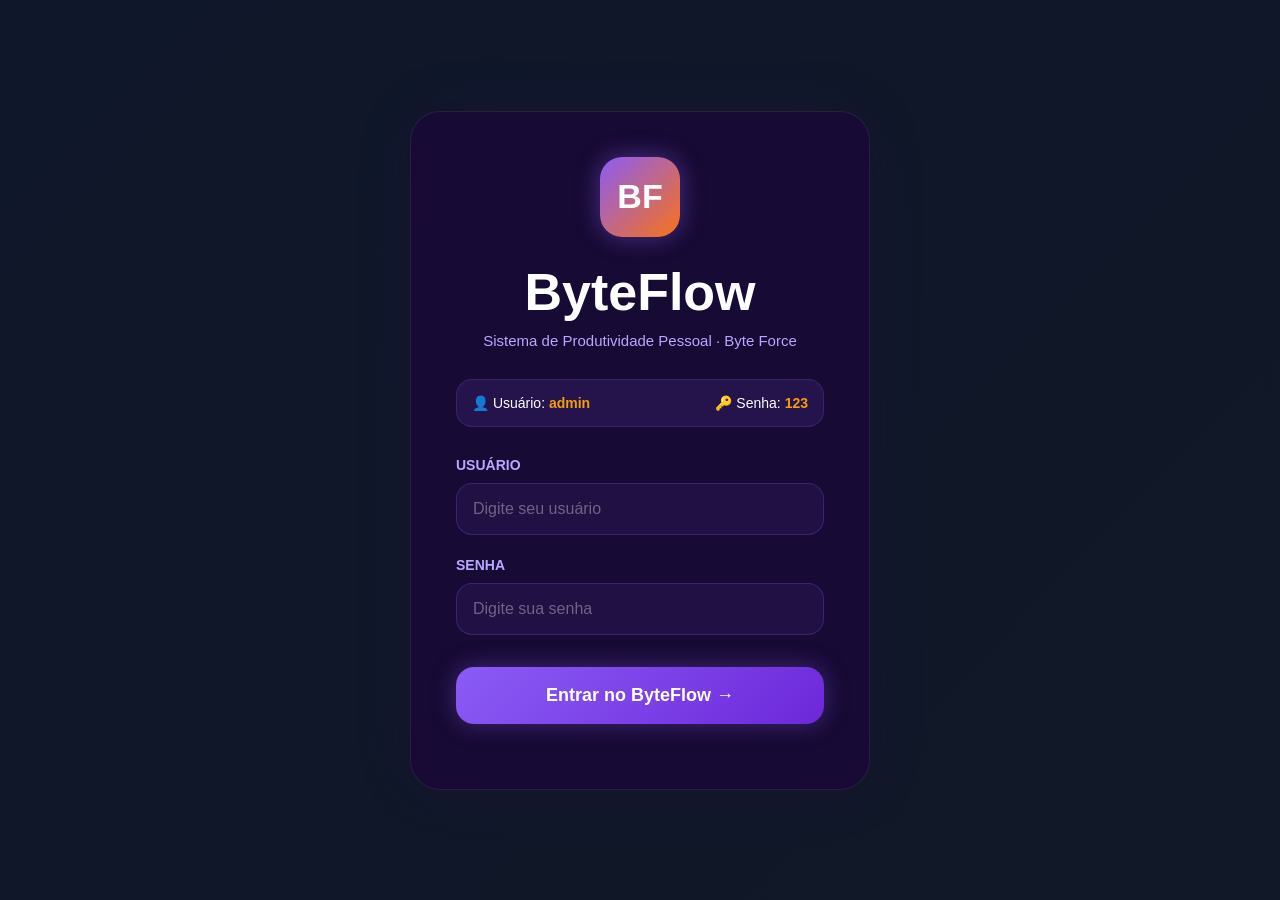
<file: index.html>
<!DOCTYPE html>
<html lang="pt-BR">
  <head>
    <meta charset="UTF-8">
    <meta name="viewport" content="width=device-width, initial-scale=1.0">
    <title>ByteFlow Login</title>
  
    <link rel="stylesheet" href="style.css">
  </head>
  <body class="login-page">
  
    <div class="container">
  
      <div class="login-box fade">
  
        <!-- LOGO -->
        <div class="logo-box">
          BF
        </div>
  
        <!-- TITULO -->
        <h1 class="login-title">
          ByteFlow
        </h1>
  
        <p class="login-subtitle">
          Sistema de Produtividade Pessoal · Byte Force
        </p>
  
        <!-- CREDENCIAIS -->
        <div class="credentials-box">
  
          <span>
            👤 Usuário:
            <strong>admin</strong>
          </span>
  
          <span>
            🔑 Senha:
            <strong>123</strong>
          </span>
  
        </div>
  
        <!-- INPUT USER -->
        <div class="input-group">
  
          <label>USUÁRIO</label>
  
          <input
            type="text"
            id="username"
            placeholder="Digite seu usuário"
          >
  
        </div>
        <!-- INPUT PASSWORD -->
        <div class="input-group">
  
          <label>SENHA</label>
  
          <input
            type="password"
            id="password"
            placeholder="Digite sua senha"
          >
  
        </div>
  
        <!-- BUTTON -->
        <button id="loginBtn" class="login-button">
          Entrar no ByteFlow →
        </button>
        
        <p id="message"></p>
  
      </div>
  
    </div>
  
    <script src="script.js"></script>
  
  </body>
</html>
</file>
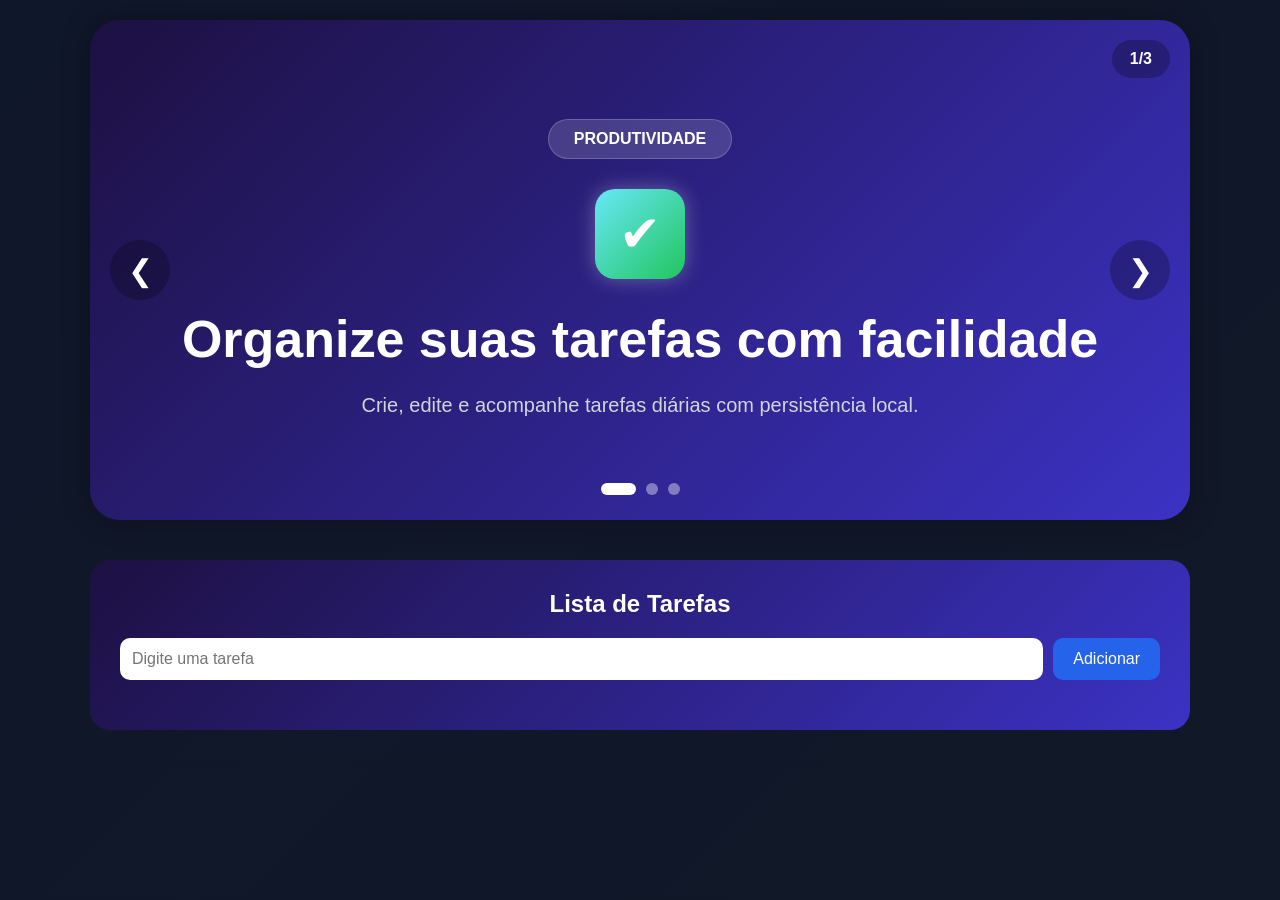
<file: dashboard.html>
<!DOCTYPE html>
<html lang="pt-BR">
  <head>
    <meta charset="UTF-8">
    <meta name="viewport" content="width=device-width, initial-scale=1.0">
    <title>Página Principal</title>
  
    <link rel="stylesheet" href="style.css">
  </head>
  <body>
  
    <div class="container">
  
      <div class="content-box fade">
  
        <!-- SLIDER -->
        <div class="slider-container">
  
          <div class="slide-counter">
            <span id="currentSlide">1</span>/<span id="totalSlides">3</span>
          </div>
  
          <button class="arrow left" id="prevBtn">
            &#10094;
          </button>
  
          <div class="slides">
  
            <div class="slide active">
  
              <span class="tag">PRODUTIVIDADE</span>
  
              <div class="icon">✔</div>
  
              <h1>Organize suas tarefas com facilidade</h1>
  
              <p>
                Crie, edite e acompanhe tarefas diárias com persistência local.
              </p>
  
            </div>
            
            <div class="slide">
  
              <span class="tag">FOCO</span>
  
              <div class="icon">★</div>
  
              <h1>Mantenha o foco nas prioridades</h1>
  
              <p>
                Visualize rapidamente o que é mais importante no seu dia.
              </p>
  
            </div>
  
            <div class="slide">
  
              <span class="tag">DESEMPENHO</span>
  
              <div class="icon">⚡</div>
  
              <h1>Aumente sua produtividade</h1>
  
              <p>
                Trabalhe com organização, eficiência e praticidade.
              </p>
  
            </div>
  
          </div>
  
          <button class="arrow right" id="nextBtn">
            &#10095;
          </button>
          
          <div class="dots" id="dotsContainer"></div>
  
        </div>
  
        <!-- TODO LIST -->
        <div class="todo">
  
          <h2>Lista de Tarefas</h2>
  
          <div class="task-input">
  
            <input
              type="text"
              id="taskInput"
              placeholder="Digite uma tarefa"
            >
  
            <button id="addTaskBtn">
              Adicionar
            </button>
  
          </div>
  
          <ul id="taskList"></ul>
  
        </div>
  
      </div>
  
    </div>
  
    <script src="script.js"></script>
  
  </body>
</html>
</file>
<file: style.css>
* {
  margin: 0;
  padding: 0;
  box-sizing: border-box;
  font-family: Arial, Helvetica, sans-serif;
}

body {
  background: linear-gradient(135deg, #0f172a, #111827);
  min-height: 100vh;
  color: white;
}

/* =========================
   LOGIN PAGE
========================= */

.login-page {
  display: flex;
  justify-content: center;
  align-items: center;
}

.container {
  width: 100%;
  padding: 20px;
  display: flex;
  justify-content: center;
}

/* =========================
   LOGIN CARD
========================= */

.login-box {
  width: 100%;
  max-width: 460px;

  background: rgba(24, 10, 54, 0.92);

  border: 1px solid rgba(255,255,255,0.08);

  border-radius: 30px;

  padding: 45px;

  text-align: center;

  box-shadow:
    0 0 40px rgba(0,0,0,0.35),
    0 0 60px rgba(139,92,246,0.12);

  backdrop-filter: blur(10px);
}

.logo-box {
  width: 80px;
  height: 80px;

  margin: 0 auto 25px;

  border-radius: 22px;

  background: linear-gradient(135deg, #8b5cf6, #f97316);

  display: flex;
  justify-content: center;
  align-items: center;

  font-size: 34px;
  font-weight: bold;

  color: white;

  box-shadow: 0 0 25px rgba(139,92,246,0.45);
}

.login-title {
  font-size: 52px;
  margin-bottom: 10px;
}

.login-subtitle {
  color: #b8a8ff;
  margin-bottom: 30px;
  font-size: 15px;
}

.credentials-box {
  background: rgba(139,92,246,0.12);

  border: 1px solid rgba(139,92,246,0.2);

  border-radius: 16px;

  padding: 15px;

  display: flex;
  justify-content: space-between;
  align-items: center;

  margin-bottom: 30px;

  font-size: 14px;
}

.credentials-box strong {
  color: #f59e0b;
}

.input-group {
  text-align: left;
  margin-bottom: 22px;
}

.input-group label {
  display: block;

  margin-bottom: 10px;

  color: #b8a8ff;

  font-size: 14px;

  font-weight: bold;
}

.input-group input {
  width: 100%;

  background: rgba(139,92,246,0.08);

  border: 1px solid rgba(139,92,246,0.25);

  color: white;

  padding: 16px;

  border-radius: 16px;

  transition: 0.3s;

  outline: none;

  font-size: 16px;
}

.input-group input:focus {
  border-color: #8b5cf6;
  box-shadow: 0 0 15px rgba(139,92,246,0.25);
}

.input-group input::placeholder {
  color: rgba(255,255,255,0.35);
}

.login-button {
  width: 100%;

  padding: 18px;

  border: none;

  border-radius: 18px;

  background: linear-gradient(135deg, #8b5cf6, #6d28d9);

  color: white;

  font-size: 18px;
  font-weight: bold;

  cursor: pointer;

  transition: 0.3s;

  margin-top: 10px;

  box-shadow: 0 0 25px rgba(139,92,246,0.35);
}

.login-button:hover {
  transform: translateY(-2px);

  box-shadow: 0 0 35px rgba(139,92,246,0.5);
}

#message {
  margin-top: 20px;
  font-weight: bold;
}

/* =========================
   DASHBOARD
========================= */

.content-box {
  width: 100%;
  max-width: 1100px;
}

/* =========================
   SLIDER
========================= */

.slider-container {
  width: 100%;
  height: 500px;

  position: relative;

  overflow: hidden;

  border-radius: 30px;

  background: linear-gradient(135deg, #1d1042, #3b32c4);

  display: flex;
  justify-content: center;
  align-items: center;

  margin-bottom: 40px;

  box-shadow: 0 0 30px rgba(0,0,0,0.3);
}

.slides {
  width: 100%;
  height: 100%;
  position: relative;
}

.slide {
  position: absolute;

  width: 100%;
  height: 100%;

  top: 0;
  left: 0;

  display: flex;
  flex-direction: column;

  justify-content: center;
  align-items: center;

  text-align: center;

  padding: 40px;

  opacity: 0;

  transform: scale(0.95);

  transition: 0.6s ease;
}

.slide.active {
  opacity: 1;
  transform: scale(1);
}

.slide h1 {
  font-size: 52px;
  margin-top: 30px;
  margin-bottom: 20px;
}

.slide p {
  font-size: 20px;
  color: #d1d5db;
  max-width: 700px;
  line-height: 1.6;
}

.tag {
  background: rgba(255,255,255,0.15);

  border: 1px solid rgba(255,255,255,0.2);

  padding: 10px 25px;

  border-radius: 999px;

  font-weight: bold;

  margin-bottom: 30px;
}

.icon {
  width: 90px;
  height: 90px;

  border-radius: 20px;

  background: linear-gradient(135deg, #67e8f9, #22c55e);

  display: flex;
  justify-content: center;
  align-items: center;

  font-size: 50px;

  box-shadow: 0 0 20px rgba(255,255,255,0.3);
}

.arrow {
  position: absolute;

  width: 60px;
  height: 60px;

  border-radius: 50%;

  border: none;

  background: rgba(0,0,0,0.25);

  color: white;

  font-size: 30px;

  cursor: pointer;

  z-index: 10;

  transition: 0.3s;
}

.arrow:hover {
  background: rgba(0,0,0,0.5);
}

.left {
  left: 20px;
}

.right {
  right: 20px;
}

.slide-counter {
  position: absolute;

  top: 20px;
  right: 20px;

  background: rgba(0,0,0,0.25);

  padding: 10px 18px;

  border-radius: 999px;

  font-weight: bold;

  z-index: 10;
}

.dots {
  position: absolute;

  bottom: 25px;

  display: flex;
  gap: 10px;

  z-index: 10;
}

.dot {
  width: 12px;
  height: 12px;

  border-radius: 50%;

  background: rgba(255,255,255,0.4);

  cursor: pointer;

  transition: 0.3s;
}

.dot.active {
  width: 35px;
  border-radius: 999px;
  background: white;
}

/* =========================
   TODO LIST
========================= */

.todo {
  background: linear-gradient(135deg, #1d1042, #3b32c4);

  padding: 30px;

  border-radius: 20px;
}

.todo h2 {
  margin-bottom: 20px;
  text-align: center;
}

.task-input {
  display: flex;
  gap: 10px;
  margin-bottom: 20px;
}

.task-input input {
  flex: 1;

  padding: 12px;

  border: none;

  border-radius: 10px;

  outline: none;

  font-size: 16px;
}

.task-input button {
  padding: 12px 20px;

  border: none;

  border-radius: 10px;

  cursor: pointer;

  background: #2563eb;

  color: white;

  font-size: 16px;

  transition: 0.3s;
}

.task-input button:hover {
  background: #1d4ed8;
}

ul {
  list-style: none;
}

li {
  background: rgba(255,255,255,0.1);

  padding: 15px;

  margin-bottom: 10px;

  border-radius: 10px;

  display: flex;
  justify-content: space-between;
  align-items: center;

  animation: fadeIn 0.5s ease;
}

.task-buttons {
  display: flex;
  gap: 10px;
}

.edit-btn {
  background: #f59e0b;
}

.edit-btn:hover {
  background: #d97706;
}

.delete-btn {
  background: #dc2626;
}

.delete-btn:hover {
  background: #b91c1c;
}

/* =========================
   ANIMAÇÕES
========================= */

.fade {
  animation: fadeIn 1s ease;
}

.shake {
  animation: shake 0.4s;
}

@keyframes fadeIn {
  from {
    opacity: 0;
    transform: translateY(10px);
  }

  to {
    opacity: 1;
    transform: translateY(0);
  }
}

@keyframes shake {

  0% { transform: translateX(0); }

  20% { transform: translateX(-10px); }

  40% { transform: translateX(10px); }

  60% { transform: translateX(-10px); }

  80% { transform: translateX(10px); }

}
</file>
